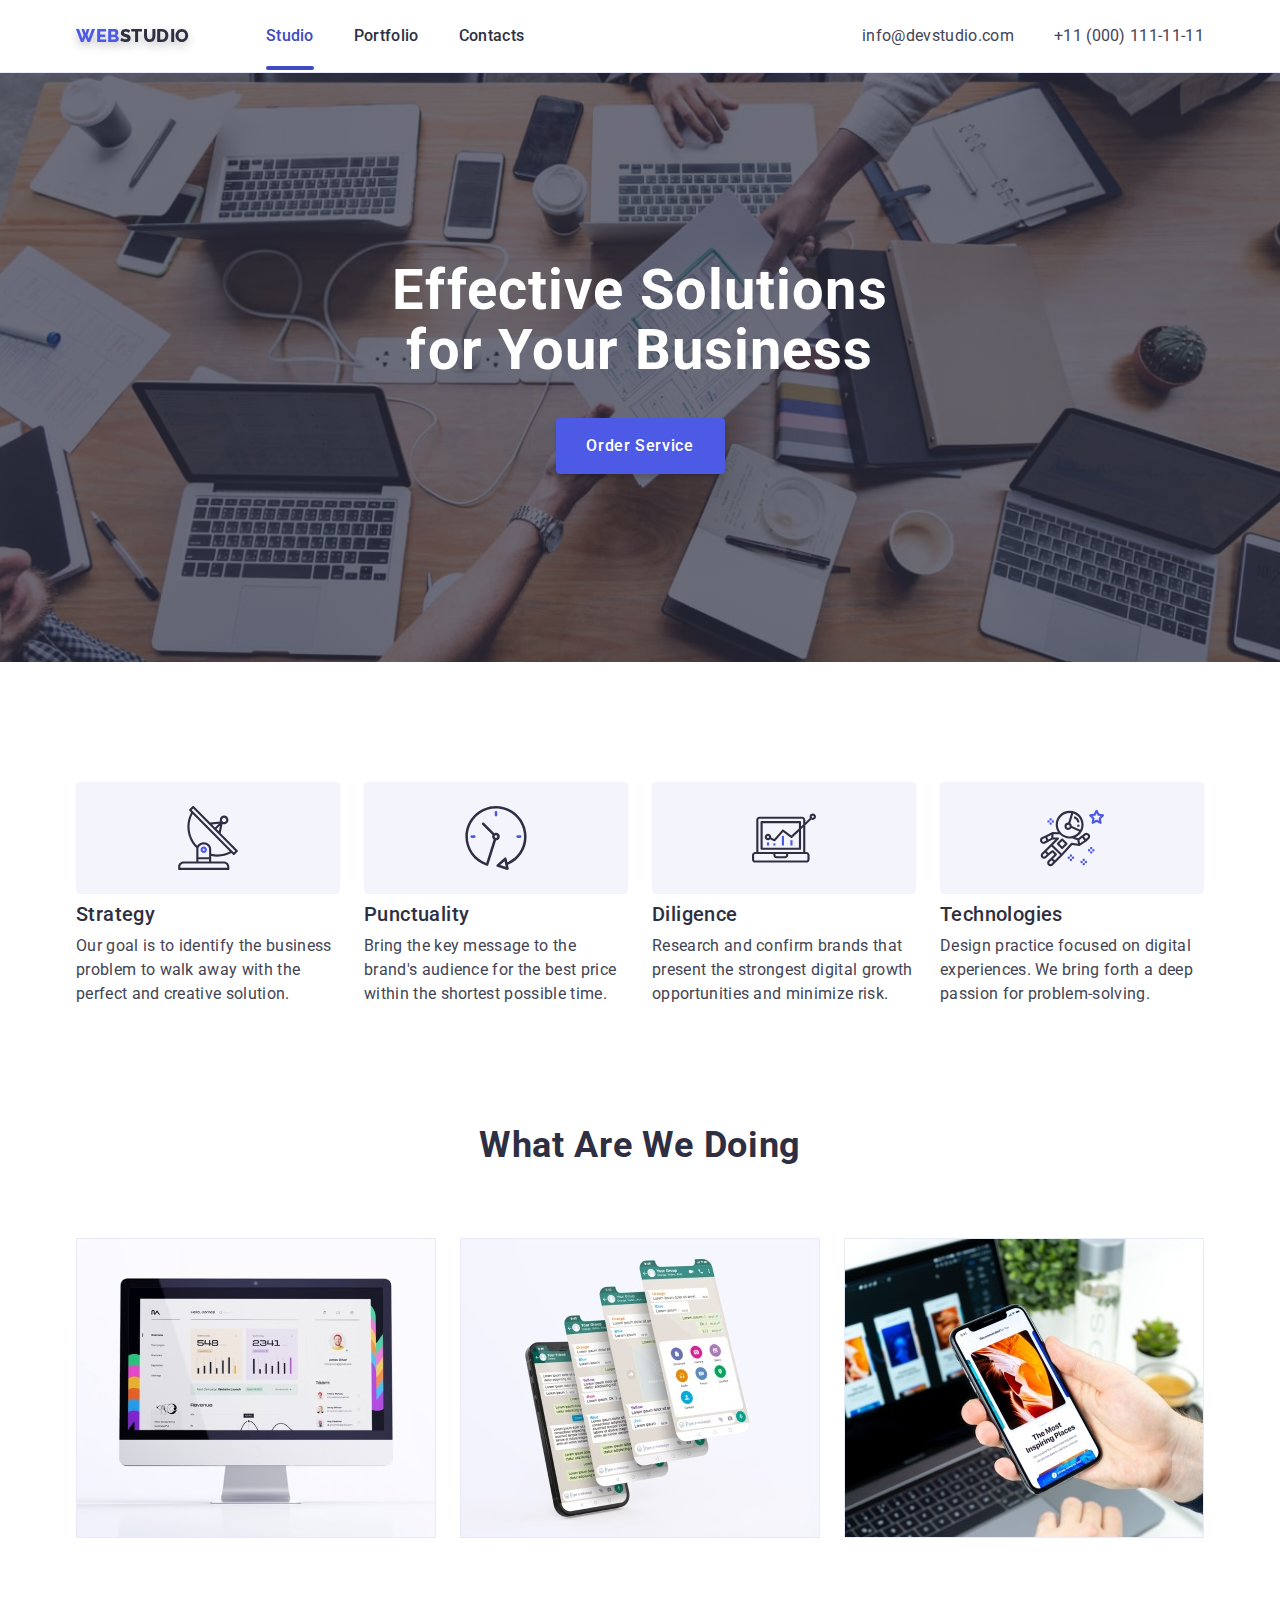
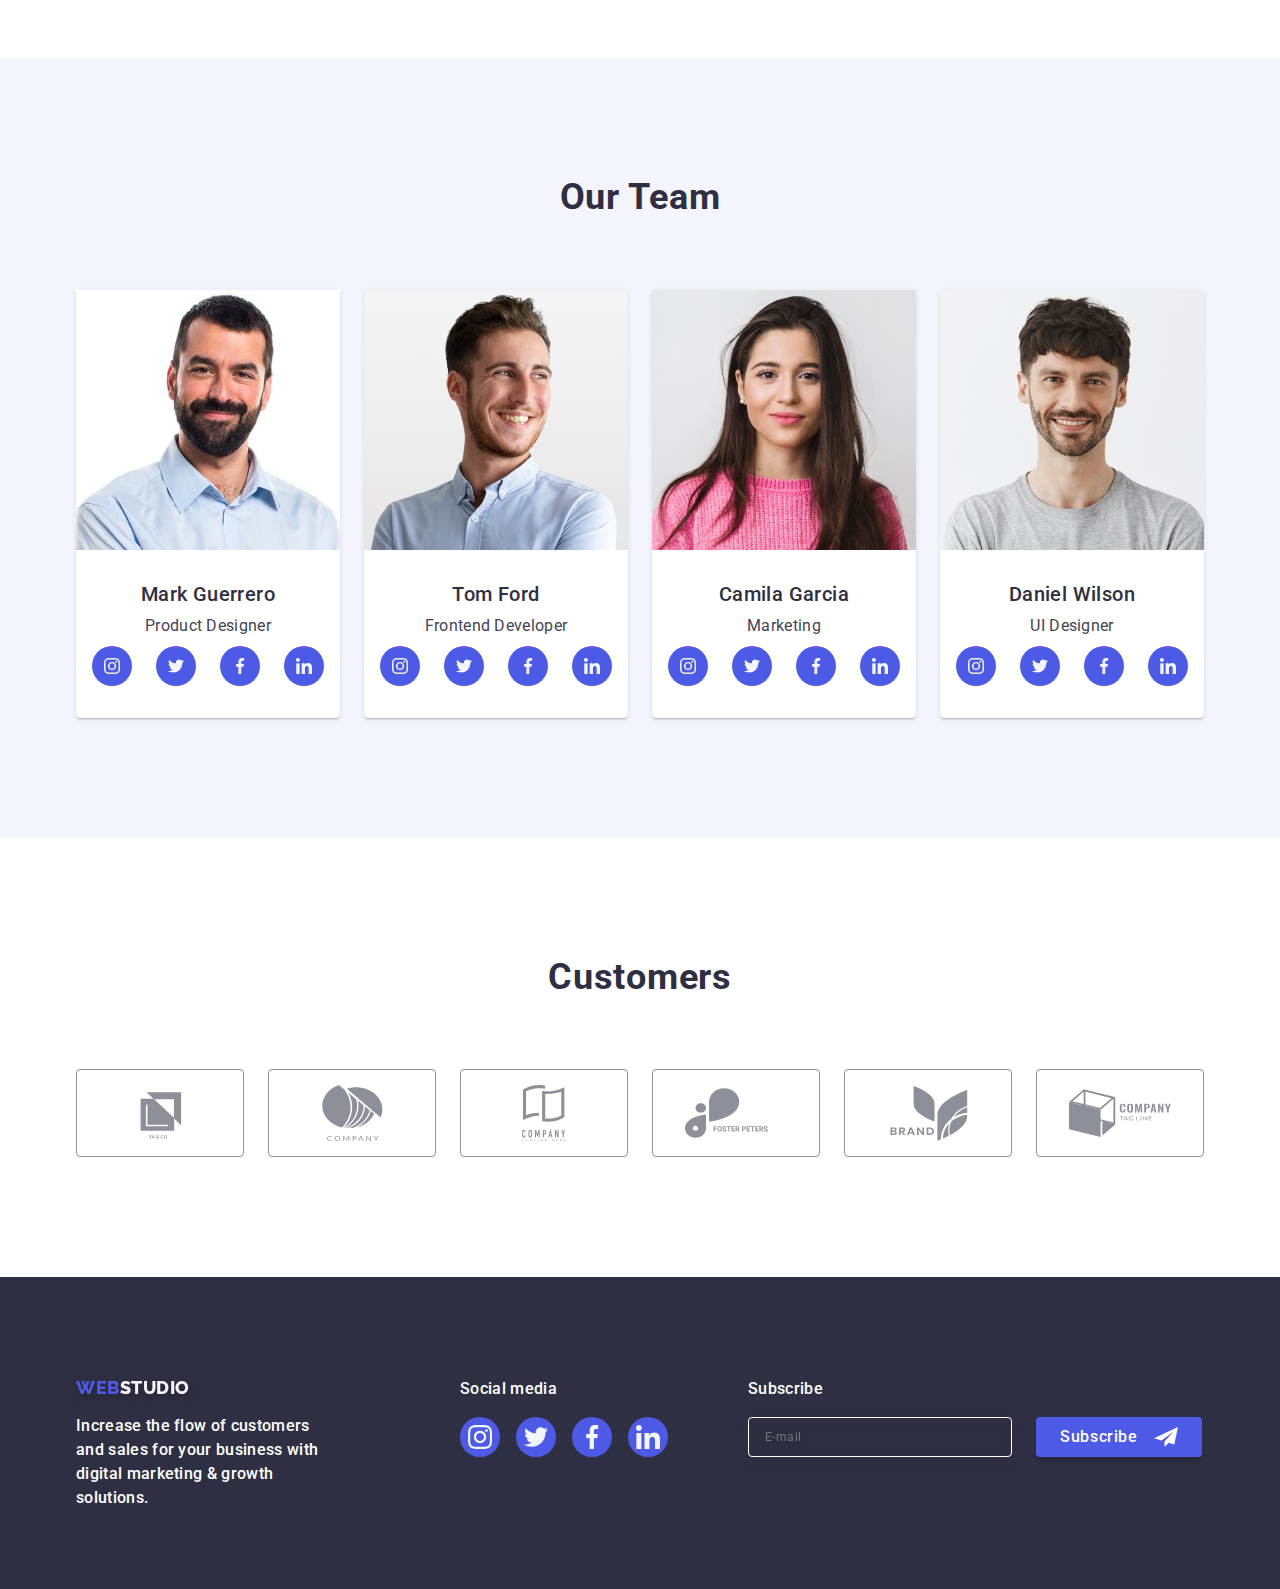
<file: index.html>
<!DOCTYPE html>
<html lang="en">
  <head>
    <meta charset="UTF-8" />
    <meta http-equiv="X-UA-Compatible" content="IE=edge" />
    <meta name="viewport" content="width=h, initial-scale=1.0" />
    <link rel="preconnect" href="https://fonts.googleapis.com" />
    <link rel="preconnect" href="https://fonts.gstatic.com" crossorigin />
    <link
      href="https://fonts.googleapis.com/css2?family=Raleway:wght@800&family=Roboto:wght@400;500;700&display=swap"
      rel="stylesheet"
    />
    <link
      rel="stylesheet"
      href="https://cdn.jsdelivr.net/npm/modern-normalize@1.1.0/modern-normalize.min.css"
    />
    <link rel="stylesheet" href="./portfolio.html" />
    <link rel="stylesheet" href="./css/styles.css" />

    <title>WebStudio</title>
  </head>
  <body>
    <!-- Header - Navigation end contacts -->
    <header class="page-header">
      <div class="container page-header-container">
        <nav class="list page-nav">
          <a href="./index.html" class="link logotype"
            >Web<span class="logotype-part-header">Studio</span>
          </a>
          <ul class="menu list">
            <li class="menu-items">
              <a class="menu-link stick link" href="./index.html">Studio</a>
            </li>
            <li class="menu-items">
              <a class="menu-link link" href="./portfolio.html">Portfolio</a>
            </li>
            <li class="menu-items"><a class="menu-link link" href="">Contacts</a></li>
          </ul>
        </nav>
        <address class="address address-section">
          <ul class="list address-list">
            <li>
              <a class="link contacts" href="mailto:info@devstudio.com">info@devstudio.com</a>
            </li>
            <li><a class="link contacts" href="tel:+110001111111">+11 (000) 111-11-11</a></li>
          </ul>
        </address>
      </div>
    </header>
    <!-- Main Page -->
    <main class="main-page">
      <!-- Hero -->
      <section class="list hero">
        <div class="container">
          <h1 class="main-title">Effective Solutions for Your Business</h1>
          <button class="button-hero" type="button" data-modal-open>Order Service</button>
        </div>
      </section>

      <!-- Goals  -->
      <section class="list goals-section">
        <div class="container">
          <h2 class="title hidden-title">Solutions</h2>
          <ul class="list goals-section-list">
            <li class="part-list-section">
              <div class="goals-div">
                <svg width="64" height="64" class="goals-icon">
                  <use href="./images/icons.svg#icon-antenna"></use>
                </svg>
              </div>
              <h3 class="subtitle goals-title">Strategy</h3>
              <p class="discription-text goals-sectiom-title">
                Our goal is to identify the business problem to walk away with the perfect and
                creative solution.
              </p>
            </li>
            <li class="part-list-section">
              <div class="goals-div">
                <svg width="64" height="64" class="goals-icon">
                  <use href="./images/icons.svg#icon-clock"></use>
                </svg>
              </div>
              <h3 class="subtitle goals-title">Punctuality</h3>
              <p class="discription-text">
                Bring the key message to the brand's audience for the best price within the shortest
                possible time.
              </p>
            </li>
            <li class="part-list-section">
              <div class="goals-div">
                <svg width="64" height="64" class="goals-icon">
                  <use href="./images/icons.svg#icon-diagram"></use>
                </svg>
              </div>
              <h3 class="subtitle goals-title">Diligence</h3>
              <p class="discription-text">
                Research and confirm brands that present the strongest digital growth opportunities
                and minimize risk.
              </p>
            </li>
            <li class="part-list-section">
              <div class="goals-div">
                <svg width="64" height="64" class="goals-icon">
                  <use href="./images/icons.svg#icon-astronaut"></use>
                </svg>
              </div>
              <h3 class="subtitle goals-title">Technologies</h3>
              <p class="discription-text">
                Design practice focused on digital experiences. We bring forth a deep passion for
                problem-solving.
              </p>
            </li>
          </ul>
        </div>
      </section>

      <!-- What are we doing -->
      <section class="list doing-section">
        <div class="container">
          <h2 class="title">What are we doing</h2>
          <ul class="list work-section">
            <li class="work-card">
              <img src="./images/img-1.jpg" alt="web-site" width="360" height="300" />
            </li>
            <li class="work-card">
              <img src="./images/img-2.jpg" alt="social-networks" width="360" height="300" />
            </li>
            <li class="work-card">
              <img src="./images/img-3.jpg" alt="app" width="360" height="300" />
            </li>
          </ul>
        </div>
      </section>

      <!-- Team -->
      <section class="team-section">
        <div class="container">
          <h2 class="title">Our Team</h2>
          <ul class="list team">
            <li class="bio-card">
              <div>
                <img src="./images/mark.jpg" alt="Mark Guerrero" width="264" height="260" />
              </div>
              <div class="member-info">
                <h3 class="subtitle member-name">Mark Guerrero</h3>
                <p class="discription-text member-profession">Product Designer</p>
                <ul class="social-list list">
                  <li class="social-list-items">
                    <a href="" class="social-list-link">
                      <svg width="16" height="16" class="social-list-icon">
                        <use href="./images/icons.svg#icon-instagram"></use>
                      </svg>
                    </a>
                  </li>
                  <li class="social-list-items">
                    <a href="" class="social-list-link">
                      <svg width="16" height="16" class="social-list-icon">
                        <use href="./images/icons.svg#icon-twitter"></use>
                      </svg>
                    </a>
                  </li>
                  <li class="social-list-items">
                    <a href="" class="social-list-link">
                      <svg width="16" height="16" class="social-list-icon">
                        <use href="./images/icons.svg#icon-facebook"></use>
                      </svg>
                    </a>
                  </li>
                  <li class="social-list-items">
                    <a href="" class="social-list-link">
                      <svg width="16" height="16" class="social-list-icon">
                        <use href="./images/icons.svg#icon-linkedin"></use>
                      </svg>
                    </a>
                  </li>
                </ul>
              </div>
            </li>
            <li class="bio-card">
              <div><img src="./images/tom.jpg" alt="Tom Ford" width="264" height="260" /></div>
              <div class="member-info">
                <h3 class="subtitle member-name">Tom Ford</h3>
                <p class="discription-text member-profession">Frontend Developer</p>
                <ul class="social-list list">
                  <li class="social-list-items">
                    <a href="" class="social-list-link">
                      <svg width="16" height="16" class="social-list-icon">
                        <use href="./images/icons.svg#icon-instagram"></use>
                      </svg>
                    </a>
                  </li>
                  <li class="social-list-items">
                    <a href="" class="social-list-link">
                      <svg width="16" height="16" class="social-list-icon">
                        <use href="./images/icons.svg#icon-twitter"></use>
                      </svg>
                    </a>
                  </li>
                  <li class="social-list-items">
                    <a href="" class="social-list-link">
                      <svg width="16" height="16" class="social-list-icon">
                        <use href="./images/icons.svg#icon-facebook"></use>
                      </svg>
                    </a>
                  </li>
                  <li class="social-list-items">
                    <a href="" class="social-list-link">
                      <svg width="16" height="16" class="social-list-icon">
                        <use href="./images/icons.svg#icon-linkedin"></use>
                      </svg>
                    </a>
                  </li>
                </ul>
              </div>
            </li>
            <li class="bio-card">
              <div class="photo-container">
                <img src="./images/camila.jpg" alt="Camila Garcia" width="264" height="260" />
              </div>
              <div class="member-info">
                <h3 class="subtitle member-name">Camila Garcia</h3>
                <p class="discription-text member-profession">Marketing</p>
                <ul class="social-list list">
                  <li class="social-list-items">
                    <a href="" class="social-list-link">
                      <svg width="16" height="16" class="social-list-icon">
                        <use href="./images/icons.svg#icon-instagram"></use>
                      </svg>
                    </a>
                  </li>
                  <li class="social-list-items">
                    <a href="" class="social-list-link">
                      <svg width="16" height="16" class="social-list-icon">
                        <use href="./images/icons.svg#icon-twitter"></use>
                      </svg>
                    </a>
                  </li>
                  <li class="social-list-items">
                    <a href="" class="social-list-link">
                      <svg width="16" height="16" class="social-list-icon">
                        <use href="./images/icons.svg#icon-facebook"></use>
                      </svg>
                    </a>
                  </li>
                  <li class="social-list-items">
                    <a href="" class="social-list-link">
                      <svg width="16" height="16" class="social-list-icon">
                        <use href="./images/icons.svg#icon-linkedin"></use>
                      </svg>
                    </a>
                  </li>
                </ul>
              </div>
            </li>
            <li class="bio-card">
              <div>
                <img src="./images/daniel.jpg" alt="Daniel Wilson" width="264" height="260" />
              </div>
              <div class="member-info">
                <h3 class="subtitle member-name">Daniel Wilson</h3>
                <p class="discription-text member-profession">UI Designer</p>
                <ul class="social-list list">
                  <li class="social-list-items">
                    <a href="" class="social-list-link">
                      <svg width="16" height="16" class="social-list-icon">
                        <use href="./images/icons.svg#icon-instagram"></use>
                      </svg>
                    </a>
                  </li>
                  <li class="social-list-items">
                    <a href="" class="social-list-link">
                      <svg width="16" height="16" class="social-list-icon">
                        <use href="./images/icons.svg#icon-twitter"></use>
                      </svg>
                    </a>
                  </li>
                  <li class="social-list-items">
                    <a href="" class="social-list-link">
                      <svg width="16" height="16" class="social-list-icon">
                        <use href="./images/icons.svg#icon-facebook"></use>
                      </svg>
                    </a>
                  </li>
                  <li class="social-list-items">
                    <a href="" class="social-list-link">
                      <svg width="16" height="16" class="social-list-icon">
                        <use href="./images/icons.svg#icon-linkedin"></use>
                      </svg>
                    </a>
                  </li>
                </ul>
              </div>
            </li>
          </ul>
        </div>
      </section>

      <!-- CUSTOMERS  -->
      <section class="customers-section list">
        <div class="container">
          <h2 class="title">Customers</h2>
          <ul class="list customers-list">
            <li class="customers-list-items">
              <a class="customers-list-link" href=""
                ><svg width="104" height="56" class="customers-list-icon">
                  <use href="./images/icons.svg#icon-ya-and-co"></use></svg></a>
            </li>
            <li class="customers-list-items">
              <a class="customers-list-link" href=""
                ><svg width="104" height="56" class="customers-list-icon">
                  <use href="./images/icons.svg#icon-company"></use></svg></a>
            </li>
            <li class="customers-list-items">
              <a class="customers-list-link" href=""
                ><svg width="104" height="56" class="customers-list-icon">
                  <use href="./images/icons.svg#icon-company-fleg"></use></svg></a>
            </li>
            <li class="customers-list-items">
              <a class="customers-list-link" href=""
                ><svg width="104" height="56" class="customers-list-icon">
                  <use href="./images/icons.svg#icon-foster-peters"></use></svg></a>
            </li>
            <li class="customers-list-items">
              <a class="customers-list-link" href=""
                ><svg width="104" height="56" class="customers-list-icon">
                  <use href="./images/icons.svg#icon-brand" width="104" height="56"></use></svg></a>
            </li>
            <li class="customers-list-items">
              <a class="customers-list-link" href=""
                ><svg width="104" height="56" class="customers-list-icon">
                  <use href="./images/icons.svg#icon-teg-line"></use></svg></a>
            </li>
          </ul>
        </div>
      </section>
    </main>

    <!-- Footer -->
    <footer class="footer">
      <div class="container footer-section">
        <div class="footer-logo-text">
          <a class="link logotype logo-link" href="./index.html"
            >Web<span class="logotype-part-footer">Studio</span></a
          >
          <p class="discription-text-footer text-footer-item">
            Increase the flow of customers and sales for your business with digital marketing &
            growth solutions.
          </p>
        </div>
        <div class="footer-social-media">
          <p class="discription-text-footer text-footer-item">Social media</p>
          <ul class="footer-social-list list">
            <li class="footer-social-list-items">
              <a href="" class="footer-social-list-link">
                <svg width="24" height="24" class="footer-social-list-icon">
                  <use href="./images/icons.svg#icon-instagram"></use>
                </svg>
              </a>
            </li>
            <li class="footer-social-list-items">
              <a href="" class="footer-social-list-link">
                <svg width="24" height="24" class="footer-social-list-icon">
                  <use href="./images/icons.svg#icon-twitter"></use>
                </svg>
              </a>
            </li>
            <li class="footer-social-list-items">
              <a href="" class="footer-social-list-link">
                <svg width="24" height="24" class="footer-social-list-icon">
                  <use href="./images/icons.svg#icon-facebook"></use>
                </svg>
              </a>
            </li>
            <li class="footer-social-list-items">
              <a href="" class="footer-social-list-link">
                <svg width="24" height="24" class="footer-social-list-icon">
                  <use href="./images/icons.svg#icon-linkedin"></use>
                </svg>
              </a>
            </li>
          </ul>
        </div>
        <form class="footer-form-subscribe">
          <p class="discription-text-footer text-footer-item">Subscribe</p>
         <div class="footer-form-dicr">
          <label>
            <input
              class="email-input-place"
              type="email"
              name="email"
              placeholder="E-mail"
              minlength="2"
            />
          </label>
          <button type="submit" class="footer-btn-subscribe">
            <span class="footer-btn-subscribe-text">Subscribe</span>
            <svg width="24" height="24" class="footer-btn-subscribe-icon">
              <use href="./images/icons.svg#icon-airplane"></use>
            </svg>
          </button>
         </div>
        </form>
      </div>
    </footer>

    <!-- Modal window -->
    <div class="backdrop is-hidden" data-modal>
      <div class="modal-window">
        <button type="button" class="modal-close-btn" data-modal-close>
          <svg class="modal-close-btn-icon" width="8" height="8">
            <use href="./images/icons.svg#icon-close-black"></use>
          </svg>
        </button>
        <p class="leave-your-contacts">Leave your contacts and we will call you back</p>
        <form class="modal-form">
          <label class="modal-form-field">
            <span class="modal-form-input-dicr">Name</span>
           <span class="modal-input-container">
            <input
              type="text"
              name="user_name"
              required
              minlength="2"
              class="modal-form-input"
            />
            <svg width="13" height="13" class="modal-form-input-icon">
              <use href="./images/icons.svg#icon-person"></use>
            </svg>
           </span>
          </label>
          <label class="modal-form-field">
            <span class="modal-form-input-dicr">Phone</span>
            <span class="modal-input-container">
             <input type="tel" name="user_phone" required class="modal-form-input" />
            <svg width="13" height="13" class="modal-form-input-icon">
              <use href="./images/icons.svg#icon-phone"></use>
            </svg>
            </span>
          </label>
          <label class="modal-form-field">
            <span class="modal-form-input-dicr">Email</span>
            <span class="modal-input-container">
            <input type="email" name="user_email" required class="modal-form-input" />
            <svg width="13" height="13" class="modal-form-input-icon">
              <use href="./images/icons.svg#icon-email"></use>
            </svg>
            </span>
          </label>
          <label class="modal-form-field">
            <span class="modal-form-input-dicr">Comment</span>
            <textarea
              name="user_message"
              class="modal-form-message"
              placeholder="Text input"
            ></textarea>
          </label>
          <input id="user_polisy" type="checkbox" name="user_polisy" class="modal-form-check visually-title" />
          <label for="user_polisy" class="modal-form-check-dicr">
            I accept the terms and conditions of the&nbsp;<a href="" class="privacy-policy">Privacy Policy</a>
          </label>
          <button type="submit" class="modal-form-submit">Send</button>
        </form>
      </div>
    </div>
    <script src="./js/modal.js"></script>
  </body>
</html>
</file>
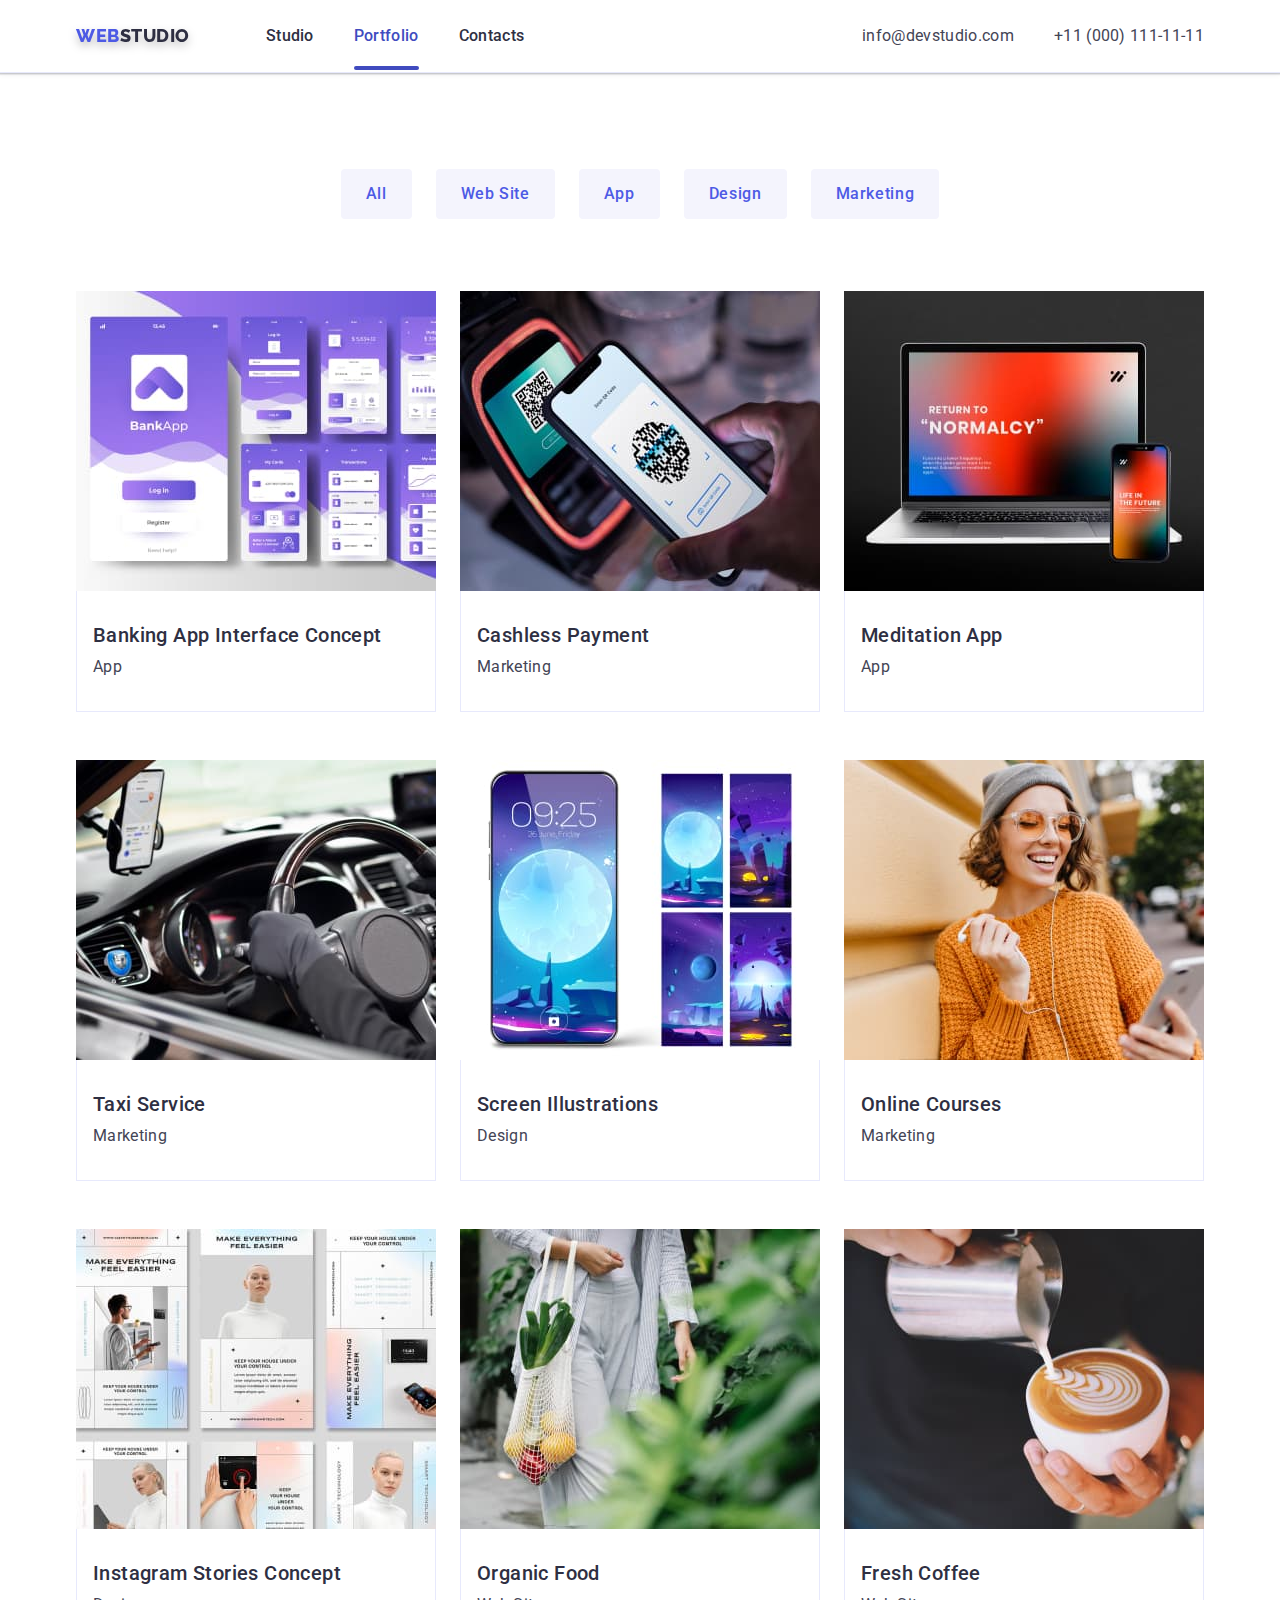
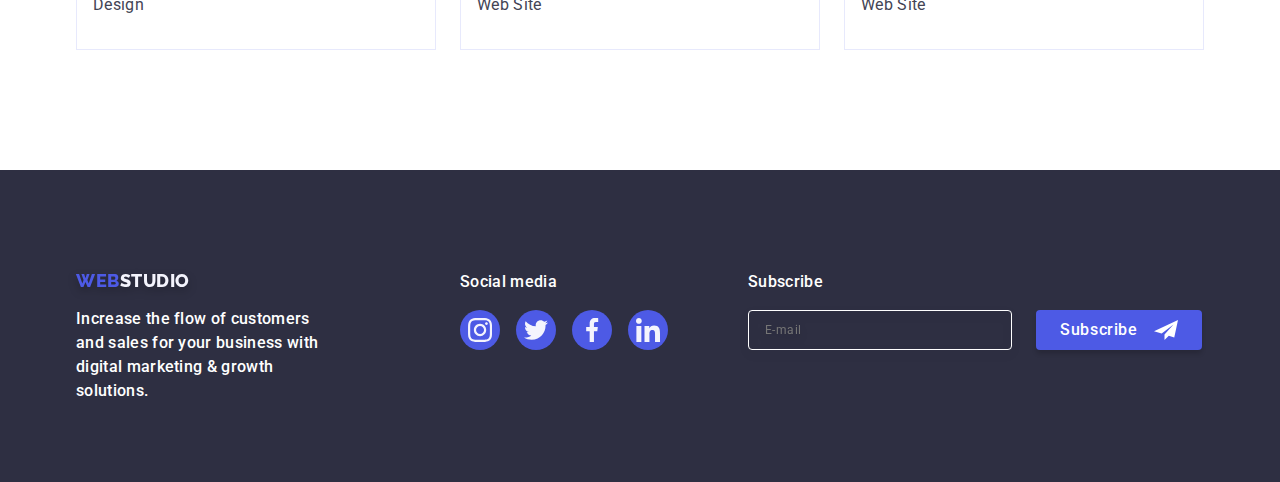
<file: portfolio.html>
<!DOCTYPE html>
<html lang="en">
  <head>
    <meta charset="UTF-8" />
    <meta http-equiv="X-UA-Compatible" content="IE=edge" />
    <meta name="viewport" content="width=h, initial-scale=1.0" />
    <link rel="preconnect" href="https://fonts.googleapis.com" />
    <link rel="preconnect" href="https://fonts.gstatic.com" crossorigin />
    <link
      href="https://fonts.googleapis.com/css2?family=Raleway:wght@800&family=Roboto:wght@400;500;700&display=swap"
      rel="stylesheet"
    />
    <link
      rel="stylesheet"
      href="https://cdn.jsdelivr.net/npm/modern-normalize@1.1.0/modern-normalize.min.css"
    />
    <link rel="stylesheet" href="./css/styles.css" />
    <link rel="stylesheet" href="./index.html" />
    <title>WebStudio</title>
  </head>
  <body>
    <!-- Header - Navigation end contacts -->
    <header class="page-header">
      <div class="container page-header-container">
        <nav class="list page-nav">
          <a href="./index.html" class="link logotype"
            >Web<span class="logotype-part-header">Studio</span>
          </a>
          <ul class="menu list">
            <li class="menu-items"><a class="menu-link link" href="./index.html">Studio</a></li>
            <li class="menu-items">
              <a class="menu-link stick link" href="./portfolio.html">Portfolio</a>
            </li>
            <li class="menu-items"><a class="menu-link link" href="">Contacts</a></li>
          </ul>
        </nav>
        <address class="address address-section">
          <ul class="list address-list">
            <li>
              <a class="link contacts phone-link-item" href="mailto:info@devstudio.com"
                >info@devstudio.com</a
              >
            </li>
            <li><a class="link contacts" href="tel:+110001111111">+11 (000) 111-11-11</a></li>
          </ul>
        </address>
      </div>
    </header>
    <!-- Portfolio -->
    <main>
      <section class="list portfolio-section">
        <div class="container">
          <h1 class="hidden-title">Portfolio</h1>
          <ul class="list btn-menu">
            <li><button class="button-portfolio button-filter" type="button">All</button></li>
            <li><button class="button-portfolio button-filter" type="button">Web Site</button></li>
            <li><button class="button-portfolio button-filter" type="button">App</button></li>
            <li><button class="button-portfolio button-filter" type="button">Design</button></li>
            <li><button class="button-portfolio button-filter" type="button">Marketing</button></li>
          </ul>
          <ul class="list portfolio-list">
            <li class="menu-card">
              <a class="menu-card-link link" href="">
                <div class="overlay-list-container">
                  <img
                  src="./images/portfolio-pic/banking-app-interface-concept.jpg"
                  alt="Banking App Interface Concept"
                  width="360"
                  height="300"
                />
                <p class="overlay-portfolio">14 Stylish and User-Friendly App Design Concepts · Task Manager App · Calorie Tracker App · Exotic Fruit Ecommerce App · Cloud Storage App</p>
                </div>
                <div class="names-menu-card">
                  <h2 class="subtitle menu-card-title">Banking App Interface Concept</h2>
                  <p class="discription-text">App</p>
                </div>
              </a>
            </li>
            <li class="menu-card">
              <a class="menu-card-link link" href="">
                <div class="overlay-list-container">
                  <img
                  src="./images/portfolio-pic/cashless-payment.jpg"
                  alt="Cashless Payment"
                  width="360"
                  height="300"
                />
                <p class="overlay-portfolio">14 Stylish and User-Friendly App Design Concepts · Task Manager App · Calorie Tracker App · Exotic Fruit Ecommerce App · Cloud Storage App</p>
                </div>
                <div class="names-menu-card">
                  <h2 class="subtitle menu-card-title">Cashless Payment</h2>
                  <p class="discription-text">Marketing</p>
                </div>
              </a>
            </li>
            <li class="menu-card">
              <a class="menu-card-link link" href="">
                  <div class="overlay-list-container">
                    <img
                    src="./images/portfolio-pic/meditation-app.jpg"
                    alt="Meditation App"
                    width="360"
                    height="300"
                  />
                  <p class="overlay-portfolio">14 Stylish and User-Friendly App Design Concepts · Task Manager App · Calorie Tracker App · Exotic Fruit Ecommerce App · Cloud Storage App</p>
                  </div>
                <div class="names-menu-card">
                  <h2 class="subtitle menu-card-title">Meditation App</h2>
                  <p class="discription-text">App</p>
                </div>
              </a>
            </li>
            <li class="menu-card">
              <a class="menu-card-link link" href="">
                <div class="overlay-list-container">
                  <img
                  src="./images/portfolio-pic/taxi-service.jpg"
                  alt="Taxi Service"
                  width="360"
                  height="300"
                />
                <p class="overlay-portfolio">14 Stylish and User-Friendly App Design Concepts · Task Manager App · Calorie Tracker App · Exotic Fruit Ecommerce App · Cloud Storage App</p>
                </div>
                <div class="names-menu-card">
                  <h2 class="subtitle menu-card-title">Taxi Service</h2>
                  <p class="discription-text">Marketing</p>
                </div>
              </a>
            </li>
            <li class="menu-card">
              <a class="menu-card-link link" href="">
                <div class="overlay-list-container">
                  <img
                  src="./images/portfolio-pic/screen-illustrations.jpg"
                  width="360"
                  height="300"
                  alt="Screen Illustrations"
                />
                <p class="overlay-portfolio">14 Stylish and User-Friendly App Design Concepts · Task Manager App · Calorie Tracker App · Exotic Fruit Ecommerce App · Cloud Storage App</p>
                </div>
                <div class="names-menu-card">
                  <h2 class="subtitle menu-card-title">Screen Illustrations</h2>
                  <p class="discription-text">Design</p>
                </div>
              </a>
            </li>
            <li class="menu-card">
              <a class="menu-card-link link" href="">
                <div class="overlay-list-container">
                  <img src="./images/portfolio-pic/online-courses.jpg" alt="Online Courses" />
                <p class="overlay-portfolio">14 Stylish and User-Friendly App Design Concepts · Task Manager App · Calorie Tracker App · Exotic Fruit Ecommerce App · Cloud Storage App</p>
                </div>
                <div class="names-menu-card">
                  <h2 class="subtitle menu-card-title">Online Courses</h2>
                  <p class="discription-text">Marketing</p>
                </div>
              </a>
            </li>
            <li class="menu-card">
              <a class="menu-card-link link" href="">
                <div class="overlay-list-container">
                  <img
                  src="./images/portfolio-pic/instagram-stories-concept.jpg"
                  alt="Instagram Stories Concept"
                  width="360"
                  height="300"
                />
                <p class="overlay-portfolio">14 Stylish and User-Friendly App Design Concepts · Task Manager App · Calorie Tracker App · Exotic Fruit Ecommerce App · Cloud Storage App</p>
                </div>
                <div class="names-menu-card">
                  <h2 class="subtitle menu-card-title">Instagram Stories Concept</h2>
                  <p class="discription-text">Design</p>
                </div>
              </a>
            </li>
            <li class="menu-card">
              <a class="menu-card-link link" href="">
                <div class="overlay-list-container">
                  <img
                  src="./images/portfolio-pic/organic-food.jpg"
                  alt="Organic Food"
                  width="360"
                  height="300"
                />
                <p class="overlay-portfolio">14 Stylish and User-Friendly App Design Concepts · Task Manager App · Calorie Tracker App · Exotic Fruit Ecommerce App · Cloud Storage App</p>
                </div>
                <div class="names-menu-card">
                  <h2 class="subtitle menu-card-title">Organic Food</h2>
                  <p class="discription-text">Web Site</p>
                </div>
              </a>
            </li>
            <li class="menu-card">
              <a class="menu-card-link link" href="">
                <div class="overlay-list-container">
                  <img
                  src="./images/portfolio-pic/fresh-coffee.jpg"
                  alt="Fresh Coffee"
                  width="360"
                  height="300"
                />
                <p class="overlay-portfolio">14 Stylish and User-Friendly App Design Concepts · Task Manager App · Calorie Tracker App · Exotic Fruit Ecommerce App · Cloud Storage App</p>
                </div>
                <div class="names-menu-card">
                  <h2 class="subtitle menu-card-title">Fresh Coffee</h2>
                  <p class="discription-text">Web Site</p>
                </div>
              </a>
            </li>
          </ul>
        </div>
      </section>
    </main>
    <!-- Footer -->
    <footer class="footer">
      <div class="container footer-section">
        <div class="footer-logo-text">
          <a class="link logotype logo-link" href="./index.html"
            >Web<span class="logotype-part-footer">Studio</span></a
          >
          <p class="discription-text-footer text-footer-item">
            Increase the flow of customers and sales for your business with digital marketing &
            growth solutions.
          </p>
        </div>
        <div class="footer-social-media">
          <p class="discription-text-footer text-footer-item">Social media</p>
          <ul class="footer-social-list list">
            <li class="footer-social-list-items">
              <a href="" class="footer-social-list-link">
                <svg width="24" height="24" class="footer-social-list-icon">
                  <use href="./images/icons.svg#icon-instagram"></use>
                </svg>
              </a>
            </li>
            <li class="footer-social-list-items">
              <a href="" class="footer-social-list-link">
                <svg width="24" height="24" class="footer-social-list-icon">
                  <use href="./images/icons.svg#icon-twitter"></use>
                </svg>
              </a>
            </li>
            <li class="footer-social-list-items">
              <a href="" class="footer-social-list-link">
                <svg width="24" height="24" class="footer-social-list-icon">
                  <use href="./images/icons.svg#icon-facebook"></use>
                </svg>
              </a>
            </li>
            <li class="footer-social-list-items">
              <a href="" class="footer-social-list-link">
                <svg width="24" height="24" class="footer-social-list-icon">
                  <use href="./images/icons.svg#icon-linkedin"></use>
                </svg>
              </a>
            </li>
          </ul>
        </div>
        <form class="footer-form-subscribe">
          <p class="discription-text-footer text-footer-item">Subscribe</p>
         <div class="footer-form-dicr">
          <label>
            <input
              class="email-input-place"
              type="email"
              name="email"
              placeholder="E-mail"
              minlength="2"
            />
          </label>
          <button type="submit" class="footer-btn-subscribe">
            <span class="footer-btn-subscribe-text">Subscribe</span>
            <svg width="24" height="24" class="footer-btn-subscribe-icon">
              <use href="./images/icons.svg#icon-airplane"></use>
            </svg>
          </button>
         </div>
        </form>
      </div>
    </footer>
  </body>
</html>
</file>
<file: css/styles.css>
:root {
  --logo-text: 'Raleway', sans-serif;
  --primary-text: 'Roboto', sans-serif;
  --color-title: #2e2f42;
  --discription-tex-color: #434455;
  --primary-button-bg: #4d5ae5;
  --primary-button-color: #ffffff;
  --primary-button-filter-bg: #f4f4fd;
  --batton-hover-bg: #404bbf;
  --icom-primary-color: #8e8f99;
  --transition-dur-and-fun: 250ms cubic-bezier(0.4, 0, 0.2, 1);
}

/* ===============DROPPING DEFULT STYLE================= */
h1,
h2,
h3,
h4,
p {
  margin-top: 0;
  padding-top: 0;
}

ul,
ol {
  margin: 0;
  padding: 0;
}

img {
  display: block;
}

address {
  font-style: normal;
}

button {
  cursor: pointer;
}

.list {
  list-style: none;
}

.link {
  text-decoration: none;
}

/* ===============/DROPPING DEFULT STYLE================= */

/* ===============COMPONENTS================= */
body {
  font-family: var(--primary-text);
  color: #434455;
  background-color: #ffffff;
}

.hidden-title {
  position: absolute;
  width: 1px;
  height: 1px;
  margin: -1px;
  border: 0;
  padding: 0;
  white-space: nowrap;
  clip-path: inset(100%);
  clip: rect(0 0 0 0);
  overflow: hidden;
}

.visually-title {
  position: absolute;
  width: 1px;
  height: 1px;
  margin: -1px;
  border: 0;
  padding: 0;
  clip-path: inset(100%);
  clip: rect(0 0 0 0);
  overflow: hidden;
}
.container {
  width: 1158px;
  padding: 0 15px 0 15px;
  margin-left: auto;
  margin-right: auto;
}

.subtitle {
  font-weight: 500;
  font-size: 20px;
  line-height: 1.2;
  letter-spacing: 0.02em;
  color: var(--color-title);
}

.discription-text {
  display: flex;
  align-items: center;
  font-weight: 400;
  font-size: 16px;
  line-height: 1.5;
  letter-spacing: 0.02em;
  color: var(--discription-tex-color);
  margin-bottom: 0;
}

.title {
  font-weight: 700;
  font-size: 36px;
  line-height: 1.1;
  text-align: center;
  letter-spacing: 0.02em;
  text-transform: capitalize;
  color: var(--color-title);
  margin-bottom: 72px;
}

/*===============/COMPONENTS===============*/

/* ===============LOGO=============== */

.logotype {
  font-family: var(--logo-text);
  font-weight: 800;
  font-size: 18px;
  line-height: 1.17;
  letter-spacing: 0.03em;
  text-transform: uppercase;
  color: #4d5ae5;
  filter: drop-shadow(0px 4px 4px rgba(0, 0, 0, 0.25));
  margin-right: 76px;
}

.logotype-part-header {
  color: #2e2f42;
}

.logotype-part-footer {
  color: #f4f4fd;
}
/* ===============/LOGO=============== */

/* ===============HEADER - Navigation end contacts=============== */
.menu-link {
  position: relative;
  font-weight: 500;
  font-size: 16px;
  line-height: 1.5;
  letter-spacing: 0.02em;
  color: var(--color-title);
  padding: 24px 0 24px;
  transition: color var(--transition-dur-and-fun);
}

.menu-link:hover,
.menu-link:focus {
  color: var(--batton-hover-bg);
}

.menu-items {
  position: relative;
}

.stick {
  color: #404bbf;
}

.stick::after {
  position: absolute;
  content: '';
  background-color: #404bbf;
  width: 100%;
  height: 4px;
  left: 0;
  bottom: -1px;
  border-radius: 2px;
}

.page-header-container {
  display: flex;
  align-items: center;
  padding-top: 24px;
  padding: 0 15px 0 15px;
  justify-content: space-between;
}

.page-header {
  border-bottom: 1px solid #e7e9fc;
  padding: 24px 0 24px;
  box-shadow: 0px 2px 1px rgba(46, 47, 66, 0.08), 0px 1px 1px rgba(46, 47, 66, 0.16),
    0px 1px 6px rgba(46, 47, 66, 0.08);
}
.page-nav {
  display: flex;
  align-items: center;
}

.navigation {
  align-items: center;
}

.menu {
  display: flex;
  align-items: center;
  margin-bottom: 0%;
  gap: 40px;
}

.contacts {
  align-items: center;
  font-weight: 400;
  font-size: 16px;
  line-height: 1.5;
  letter-spacing: 0.02em;
  color: #434455;
  transition: color var(--transition-dur-and-fun);
}

.contacts:hover,
.contacts:focus {
  color: var(--batton-hover-bg);
}

.address-list {
  display: flex;
  gap: 40px;
  margin-bottom: 0;
}

.address-section {
  display: flex;
  align-items: center;
  /* margin-left: auto; */
}
/* ===============/HEADER - Navigation end contacts=============== */

/* ===============MAIN PAGE=============== */

/* ===============Hero=============== */
.hero {
  max-width: 1440px;
  background-image: linear-gradient(rgba(46, 47, 66, 0.7), rgba(46, 47, 66, 0.7)),
    url('../images/people-office.jpg');
  background-repeat: no-repeat;
  background-size: cover;
  background-position: center;
  background-color: rgba(46, 47, 66, 0.7);
  padding-top: 188px;
  padding-bottom: 188px;
  margin-left: auto;
  margin-right: auto;
}

.main-title {
  font-weight: 700;
  font-size: 56px;
  line-height: 1.07;
  text-align: center;
  letter-spacing: 0.02em;
  color: #ffffff;
  max-width: 496px;
  margin-right: auto;
  margin-left: auto;
}

.button-hero {
  font-family: 'Roboto', sans-serif;
  font-weight: 500;
  font-size: 16px;
  line-height: 1.5;
  display: block;
  align-items: center;
  flex-direction: column-reverse;
  letter-spacing: 0.04em;
  color: #ffffff;
  min-width: 169px;
  height: 56px;
  padding: 16px 8px 16px 8px;
  gap: 10px;
  border: none;
  box-shadow: 0px 4px 4px rgba(0, 0, 0, 0.15);
  margin-left: auto;
  margin-right: auto;
  background-color: var(--primary-button-bg);
  color: var(--primary-button-color);
  border-radius: 4px;
  cursor: pointer;
  transition: background-color var(--transition-dur-and-fun);
}

.button-hero:hover,
.button-hero:focus {
  background-color: var(--batton-hover-bg);
}

/* ===============GOALS=============== */
.goals-section {
  padding: 120px 0;
  gap: 24px;
}

.goals-section-list {
  display: flex;
  align-items: center;
  gap: 24px;
  flex-basis: calc((100% - 3 * 24px) / 4);
  margin-bottom: 0;
}

.goals-title {
  margin-top: 8px;
  margin-bottom: 8px;
}

.part-list-section {
  width: 264px;
}

.goals-div {
  display: flex;
  justify-content: center;
  align-items: center;
  background-color: #f4f4fd;
  border-radius: 4px;
  width: 264px;
  height: 112px;
  margin-bottom: 8px;
}

.goals-icon {
  display: flex;
  justify-content: center;
  align-items: center;
  width: 64px;
  height: 64px;
  margin: 24px 100px;
}
/* ============= WHAT ARE WE DOING============ */
.doing-section {
  padding-bottom: 120px;
}

.work-section {
  display: flex;
  flex-direction: row;
  align-items: center;
  margin-top: 72px;
}

.work-card {
  flex-basis: calc((100% - 3 * 24px) / 4);
}

.work-card:not(:nth-child(3n)) {
  margin-right: 24px;
}

/* ==================TEAM==================== */

.team-section {
  background: #f4f4fd;
  padding: 120px 0;
}

.team {
  display: flex;
  flex-direction: row;
  flex-wrap: wrap;
  align-items: center;
  gap: 24px;
  background-color: #f4f4fd;
  margin-top: 72px;
}

.bio-card {
  background-color: #ffffff;
  border-radius: 0px 0px 4px 4px;
  box-shadow: 0px 1px 6px rgba(46, 47, 66, 0.08), 0px 1px 1px rgba(46, 47, 66, 0.16),
    0px 2px 1px rgba(46, 47, 66, 0.08);
}

.member-info {
  padding: 32px 0 32px;
}

.member-name {
  margin-bottom: 8px;
  text-align: center;
}

.member-profession {
  text-align: center;
  flex-direction: column;
}

.social-list {
  display: flex;
  justify-content: center;
  align-items: center;
  gap: 24px;
  margin-top: 8px;
}

.social-list-link {
  display: flex;
  justify-content: center;
  align-items: center;
  width: 40px;
  height: 40px;
  background-color: var(--primary-button-bg);
  border-radius: 50%;
  fill: #ffffff;
  transition: background-color var(--transition-dur-and-fun);
}

.social-list-link:hover,
.social-list-link:focus {
  background-color: var(--batton-hover-bg);
}

.social-list-icon {
  fill: var(--primary-button-filter-bg);
}

/* ==================CUSTOMERS============== */
.customers-section {
  padding: 120px 0 120px;
}

.customers-list {
  display: flex;
  justify-content: center;
  align-items: center;
  gap: 24px;
}

.customers-list-link {
  height: 100%;
  padding: 16px 32px;
  color: var(--icom-primary-color);
  width: calc((100% - 120px) / 6);
  display: flex;
  justify-content: center;
  align-items: center;
  width: 168px;
  height: 88px;
  border: 1px solid var(--icom-primary-color);
  border-radius: 4px;
  transition: border-color var(--transition-dur-and-fun), color var(--transition-dur-and-fun);
}

.customers-list-link:hover,
.customers-list-link:focus {
  color: var(--batton-hover-bg);
  border-color: var(--batton-hover-bg);
}

.customers-list-icon {
  fill: currentColor;
}

/* ===============/MAIN PAGE=============== */

/* ===============FOOTER=============== */
.footer {
  background-color: #2e2f42;
}

.discription-text-footer {
  font-weight: 400;
  font-size: 16px;
  line-height: 1.5;
  letter-spacing: 0.02em;
  color: #f4f4fd;
}

.footer-section {
  display: flex;
  align-items: baseline;
}

.footer-logo-text {
  margin-right: 120px;
  width: 264px;
  height: 112px;
}

.footer-form-subscribe {
  margin-left: 80px;
}

.footer-form-dicr {
  display: flex;
  justify-content: center;
  align-items: center;
  gap: 24px;
}

.email-input-place {
  min-width: 264px;
  height: 40px;
  background: transparent;
  border: 1px solid #ffffff;
  filter: drop-shadow(0px 4px 4px rgba(0, 0, 0, 0.15));
  border-radius: 4px;
  padding: 8px 16px;
  font-weight: 400;
  font-size: 12px;
  line-height: 2;
  letter-spacing: 0.04em;
  color: rgb(255, 255, 255);
}

.email-input-place::placeholder {
  font-weight: 400;
  font-size: 12px;
  line-height: 2;
  letter-spacing: 0.04em;
  color: rgb(255, 255, 255, 0, 0.5);
}

.footer-btn-subscribe {
  font-family: 'Roboto', sans-serif;
  font-weight: 500;
  font-size: 16px;
  line-height: 1.5;
  display: flex;
  justify-content: center;
  align-items: center;
  gap: 16px;
  letter-spacing: 0.04em;
  min-width: 165px;
  height: 40px;
  padding: 8px 24px;
  border: none;
  box-shadow: 0px 4px 4px rgba(0, 0, 0, 0.15);
  background-color: var(--primary-button-bg);
  color: var(--primary-button-color);
  border-radius: 4px;
  cursor: pointer;
  transition: background-color var(--transition-dur-and-fun);
  fill: #ffffff;
}

.footer-btn-subscribe:hover,
.footer-btn-subscribe:focus {
  background-color: var(--batton-hover-bg);
}
/* ===============/FOOTER=============== */

/* ==============PORTFOLIO============== */

.portfolio-section {
  padding: 96px 0 120px;
}

.portfolio-list {
  display: flex;
  flex-wrap: wrap;
  column-gap: 24px;
  justify-content: space-between;
  row-gap: 48px;
  min-width: 360px;
}

.menu-card {
  width: 360px;
}

.menu-card-link {
  display: block;
  transition: box-shadow var(--transition-dur-and-fun);
}

.menu-card-link:hover,
.menu-card-link:focus {
  box-shadow: 0px 1px 6px rgba(46, 47, 66, 0.08), 0px 1px 1px rgba(46, 47, 66, 0.16),
    0px 2px 1px rgba(46, 47, 66, 0.08);
}

.names-menu-card {
  display: block;
  padding: 32px 16px;
  border: 1px solid #e7e9fc;
  border-top: none;
  transition: box-shadow var(--transition-dur-and-fun);
}

.names-menu-card:hover,
.names-menu-card:focus {
  box-shadow: 0px 1px 6px rgba(46, 47, 66, 0.08), 0px 1px 1px rgba(46, 47, 66, 0.16),
    0px 2px 1px rgba(46, 47, 66, 0.08);
}

.menu-card-title {
  margin-bottom: 8px;
}

.button-portfolio {
  font-family: 'Roboto', sans-serif;
  font-weight: 500;
  font-size: 16px;
  line-height: 1.5;
  display: block;
  align-items: center;
  flex-direction: column-reverse;
  letter-spacing: 0.04em;
  padding: 12px 24px;
  margin-left: auto;
  margin-right: auto;
  border-radius: 4px;
  transition: background-color var(--transition-dur-and-fun), color var(--transition-dur-and-fun),
    box-shadow var(--transition-dur-and-fun), border-color var(--transition-dur-and-fun);
}

.button-filter {
  background-color: var(--primary-button-filter-bg);
  color: var(--primary-button-bg);
  border: 1px solid transparent;
}

.button-filter:hover,
.button-filter:focus {
  background-color: var(--primary-button-bg);
  color: var(--primary-button-color);
  border: 1px solid transparent;
  box-shadow: 0px 3px 1px rgba(0, 0, 0, 0.1), 0px 2px 1px rgba(0, 0, 0, 0.08),
    0px 2px 2px rgba(0, 0, 0, 0.12);
}

.btn-menu {
  display: flex;
  align-items: center;
  flex-direction: row;
  justify-content: center;
  margin-left: auto;
  margin-right: auto;
  font-weight: 500;
  font-size: 16px;
  line-height: 1.5;
  letter-spacing: 0.04em;
  border-radius: 4px;
  gap: 24px;
  flex-wrap: wrap;
  margin-bottom: 72px;
}

.footer {
  display: flex;

  padding: 100px 0 100px;
  background: #2e2f42;
  height: 312px;
}
.footer-text {
  width: 264px;
  margin-top: 140px;
  margin-bottom: 100px;
  margin-left: 156px;
  margin-right: auto;
}

.logo-link {
  display: inline-block;
  margin-bottom: 16px;
}
.social-list {
  display: flex;
  gap: 24px;
  margin-top: 8px;
}

.footer-social-list-link {
  display: flex;
  justify-content: center;
  align-items: center;
  width: 40px;
  height: 40px;
  background-color: var(--primary-button-bg);
  border-radius: 50%;
  fill: #ffffff;
  transition: background-color var(--transition-dur-and-fun);
}

.footer-social-list-link:hover,
.footer-social-list-link:focus {
  background-color: #31d0aa;
}

.footer-social-list {
  display: flex;
  justify-content: center;
  align-items: center;
  gap: 16px;
}

.text-footer-item {
  max-width: 264px;
  font-weight: 500;
  color: var(--primary-button-color);
}

.footer-social-list-icon {
  fill: var(--primary-button-filter-bg);
}

.overlay-list-container {
  position: relative;
  overflow: hidden;
}

.overlay-portfolio {
  position: absolute;
  width: 100%;
  height: 100%;
  left: 0;
  top: 0;
  font-family: var(--primary-text);
  font-weight: 400;
  font-size: 16px;
  line-height: 24px;
  letter-spacing: 0.02em;
  color: #f4f4fd;
  padding: 40px 32px;
  margin: 0;
  background-color: var(--primary-button-bg);
  overflow: auto;
  transform: translate(0, 100%);
  transition: transform var(--transition-dur-and-fun);
}

.menu-card-link:hover .overlay-portfolio,
.menu-card-link:focus .overlay-portfolio {
  transform: translate(0, 0);
}

/* ==================MODAL WINDOW==================== */

.backdrop {
  position: fixed;
  top: 0;
  left: 0;
  z-index: 1000;
  width: 100%;
  height: 100%;
  background-color: rgba(46, 47, 66, 0.4);
  transition: opacity var(--transition-dur-and-fun), visibility var(--transition-dur-and-fun);
}

.backdrop.is-hidden {
  opacity: 0;
  visibility: hidden;
  pointer-events: none;
}

.modal-window {
  position: absolute;
  top: 50%;
  left: 50%;
  transform: translate(-50%, -50%);
  width: 408px;
  min-height: 576px;
  padding: 72px 24px 24px 24px;
  background: #fcfcfc;
  box-shadow: 0px 1px 1px rgba(0, 0, 0, 0.14), 0px 1px 3px rgba(0, 0, 0, 0.12),
    0px 2px 1px rgba(0, 0, 0, 0.2);
  border-radius: 4px;
  transition: transform var(--transition-dur-and-fun);
}

.modal-close-btn {
  position: absolute;
  top: 24px;
  right: 24px;
  display: flex;
  justify-content: center;
  align-items: center;
  width: 24px;
  height: 24px;
  border-radius: 50%;
  background: #e7e9fc;
  border: 1px solid rgba(0, 0, 0, 0.1);
  padding: 0;
  transition: background-color var(--transition-dur-and-fun), border var(--transition-dur-and-fun);
}

.modal-close-btn:hover,
.modal-close-btn:focus {
  background-color: var(--batton-hover-bg);
  border: none;
  fill: #ffffff;
}

.modal-close-btn-icon {
  transition: fill var(--transition-dur-and-fun);
}

/* ==================/MODAL WINDOW==================== */

/* ==================MODAL FORM==================== */

.leave-your-contacts {
  font-weight: 500;
  font-size: 16px;
  line-height: 1.5;
  text-align: center;
  letter-spacing: 0.02em;
  color: var(--color-title);
}

.modal-form {
  display: flex;
  flex-direction: column;
}

.modal-form-input {
  font-size: 12px;
  background-color: #FCFCFC;
  width: 100%;
  height: 40px;
  border: 1px solid rgba(46, 47, 66, 0.4);
  border-radius: 4px;
  padding-left: 38px;
  transition: border-color var(--transition-dur-and-fun);
}

.modal-form-input-dicr {
  display: block;
  font-weight: 400;
  font-size: 12px;
  line-height: 1.16;
  letter-spacing: 0.04em;
  color: var(--icom-primary-color);
  margin-bottom: 4px;
}

.modal-form-field {
  margin-bottom: 8px;
}

.modal-input-container {
  display: block;
  position: relative;
}

.modal-form-input-icon {
  position: absolute;
  top: 50%;
  left: 16px;
  transform: translateY(-50%);
  transition: fill var(--transition-dur-and-fun);
}

.modal-form-input:focus {
  outline: none;
  border-color: var(--primary-button-bg);
}

.modal-form-input:focus + .modal-form-input-icon {
  fill: var(--primary-button-bg);
}

.modal-form-message {
  resize: none;
  font-size: 12px;
  background-color: #FCFCFC;
  width: 100%;
  height: 120px;
  padding: 8px 16px;
  transition: border-color var(--transition-dur-and-fun);
  border-radius: 4px;
}

.modal-form-message::placeholder {
  font-weight: 400;
  font-size: 12px;
  line-height: 1.16;
  letter-spacing: 0.04em;
  color: rgba(46, 47, 66, 0.4);
}

.modal-form-message:focus {
  outline: none;
  border-color: var(--primary-button-bg);
}

.modal-form-check-dicr {
  display: flex;
  align-items: center;
  font-size: 12px;
  margin-bottom: 24px;
  color: var(--icom-primary-color);
}

.privacy-policy {
  color: var(--primary-button-bg);
}

.modal-form-check-dicr::before {
  display: block;
  font-size: 12px;
  width: 16px;
  height: 16px;
  border: 1px solid rgba(46, 47, 66, 0.4);
  border-radius: 2px;
  cursor: pointer;
  transition: background-color var(--transition-dur-and-fun);
  margin-right: 8px;
  content: '';
}

.modal-form-check:checked + .modal-form-check-dicr::before {
  background-image: url(../images/check-mark.svg);
  background-repeat: no-repeat;
  background-position: 50% 50%;
  background-size: 16px 8px;
  background-color: var(--batton-hover-bg);
}

.modal-form-check:focus + .modal-form-check-dicr::before {
  outline: 2px solid #000000;
}

.modal-form-submit {
  font-family: 'Roboto', sans-serif;
  font-weight: 500;
  font-size: 16px;
  line-height: 1.5;
  display: flex;
  justify-content: center;
  align-items: center;
  align-self: center;
  letter-spacing: 0.04em;
  min-width: 169px;
  height: 56px;
  padding: 16px 32px;
  border: none;
  box-shadow: 0px 4px 4px rgba(0, 0, 0, 0.15);
  background-color: var(--primary-button-bg);
  color: var(--primary-button-color);
  border-radius: 4px;
  cursor: pointer;
  transition: background-color var(--transition-dur-and-fun);
  fill: #ffffff;
}

.modal-form-submit:hover,
.modal-form-submit:focus {
  background-color: var(--batton-hover-bg);
}
/* ==================/MODAL FORM==================== */
</file>
